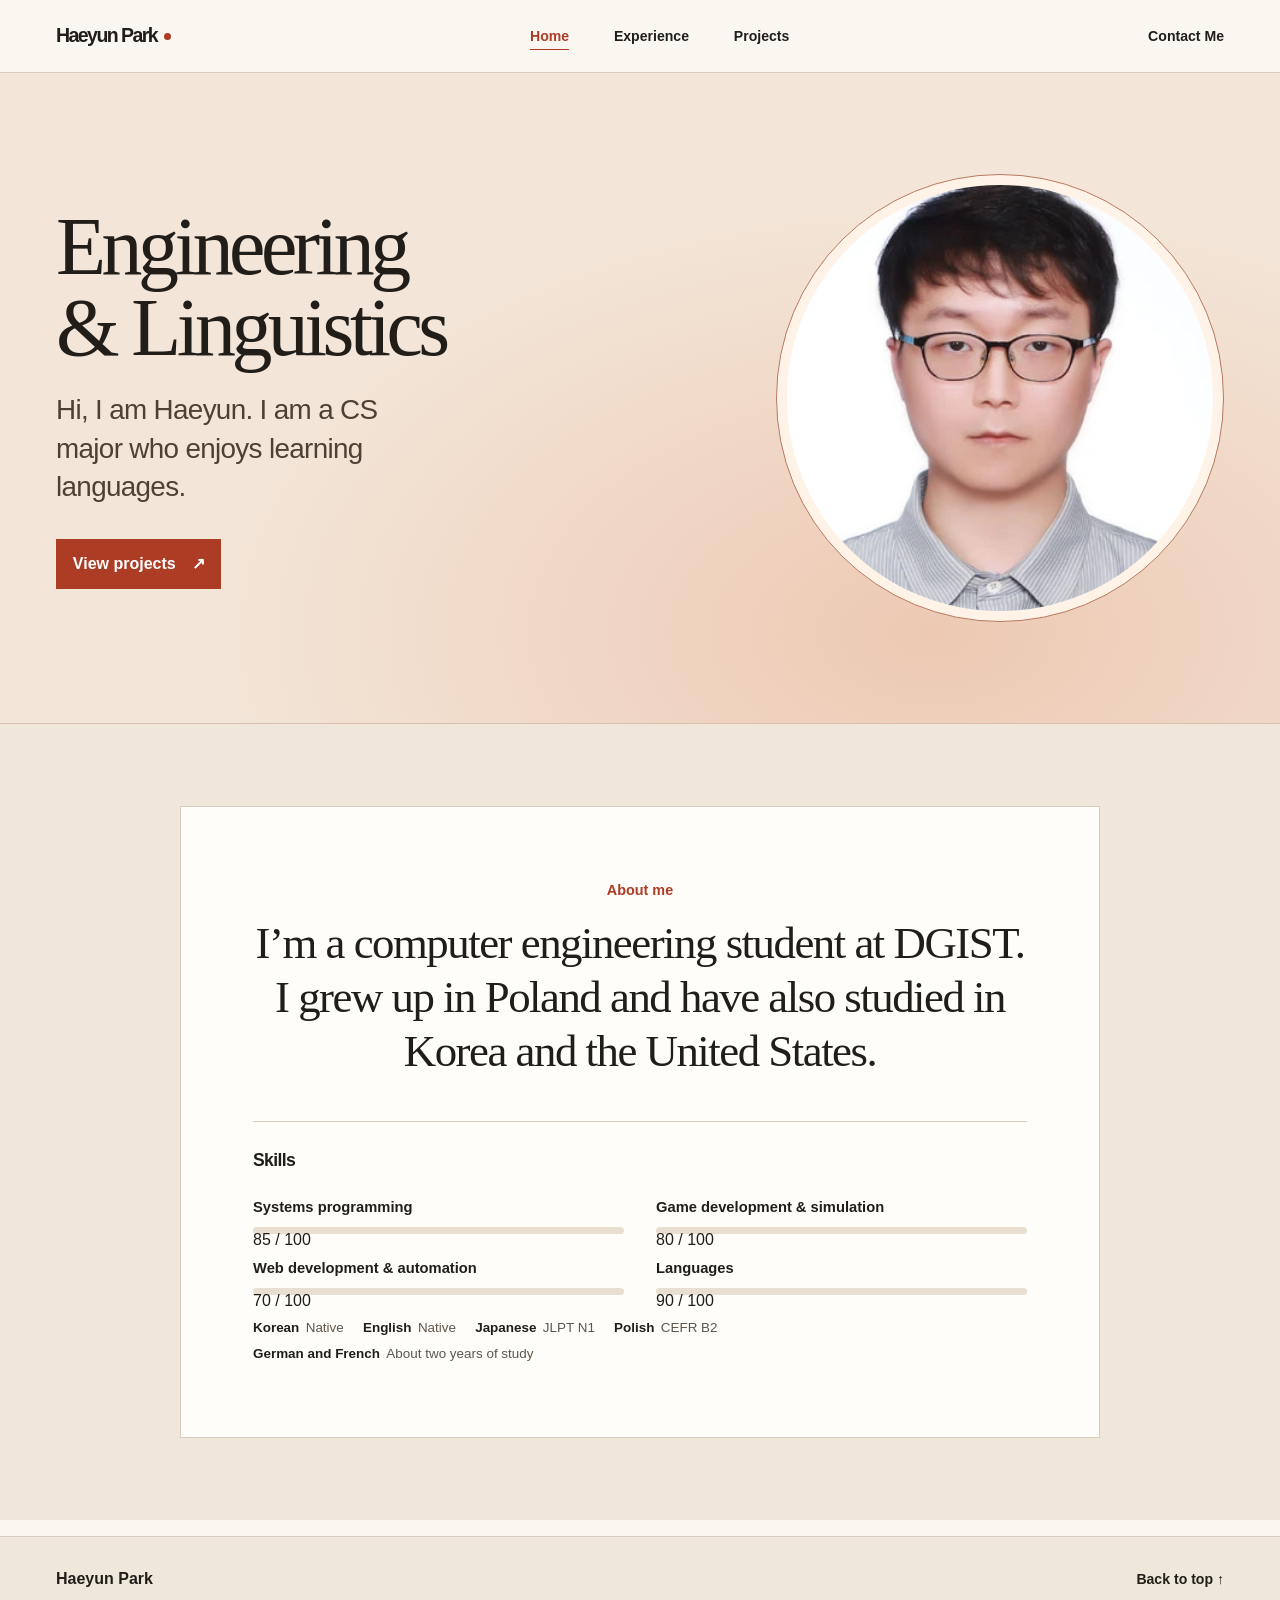
<file: index.html>
<!doctype html>
<html lang="en">
<head>
  <meta charset="utf-8">
  <meta name="viewport" content="width=device-width, initial-scale=1">
  <meta name="description" content="Haeyun Park’s experience, education, and software projects">
  <meta name="theme-color" content="#faf7f1">
  <link rel="icon" href="./assets/favicon.png" type="image/png">
  <link rel="stylesheet" href="./assets/style.css?v=4">
  <title>Haeyun Park | Home</title>
</head>
<body id="top">
  <a class="skip-link" href="#main">Skip to content</a>
  <header class="site-header">
    <div class="wrap header-inner">
      <a class="brand" href="./index.html">Haeyun Park<span aria-hidden="true"></span></a>
      <nav class="main-nav" aria-label="Main navigation">
        <a href="./index.html" aria-current="page">Home</a>
        <a href="./experience.html">Experience</a>
        <a href="./portfolio.html">Projects</a>
      </nav>
      <a class="external" href="mailto:levicorpus02@gmail.com">Contact Me</a>
    </div>
  </header>
  <main id="main">
    <section class="hero" aria-labelledby="intro">
      <div class="wrap hero-inner">
        <div class="hero-copy">
          <h1 id="intro">Engineering<br>&amp; Linguistics</h1>
          <p class="hero-lead">Hi, I am Haeyun. I am a CS major who enjoys learning languages.</p>
          <a class="button" href="./portfolio.html">View projects <span aria-hidden="true">↗</span></a>
        </div>
        <figure class="hero-image">
          <img src="./assets/portrait.webp" alt="Haeyun Park" width="354" height="472" fetchpriority="high">
        </figure>
      </div>
    </section>

    <section class="profile-section" id="profile" aria-labelledby="profile-heading">
      <div class="wrap profile-panel">
        <h2 id="profile-heading">About me</h2>
        <p class="profile-lead">I’m a computer engineering student at DGIST. I grew up in Poland and have also studied in Korea and the United States.</p>
        <div class="profile-skills" id="skills">
          <h3>Skills</h3>
          <div class="skill-breakdown">
            <div class="skill-meter">
              <label for="skill-systems">Systems programming</label>
              <meter id="skill-systems" min="0" max="100" value="85">85 / 100</meter>
            </div>
            <div class="skill-meter">
              <label for="skill-games">Game development &amp; simulation</label>
              <meter id="skill-games" min="0" max="100" value="80">80 / 100</meter>
            </div>
            <div class="skill-meter">
              <label for="skill-web">Web development &amp; automation</label>
              <meter id="skill-web" min="0" max="100" value="70">70 / 100</meter>
            </div>
            <div class="skill-meter">
              <label for="skill-languages">Languages</label>
              <meter id="skill-languages" min="0" max="100" value="90">90 / 100</meter>
            </div>
          </div>
          <dl class="language" aria-label="Language proficiency and study">
            <div><dt>Korean</dt><dd>Native</dd></div>
            <div><dt>English</dt><dd>Native</dd></div>
            <div><dt>Japanese</dt><dd>JLPT N1</dd></div>
            <div><dt>Polish</dt><dd>CEFR B2</dd></div>
            <div class="language-study"><dt>German and French</dt><dd>About two years of study</dd></div>
          </dl>
        </div>
      </div>
    </section>

  </main>
  <footer class="site-footer">
    <div class="wrap footer-inner">
      <span>Haeyun Park</span>
      <a href="#top">Back to top <span aria-hidden="true">↑</span></a>
    </div>
  </footer>
</body>
</html>
</file>
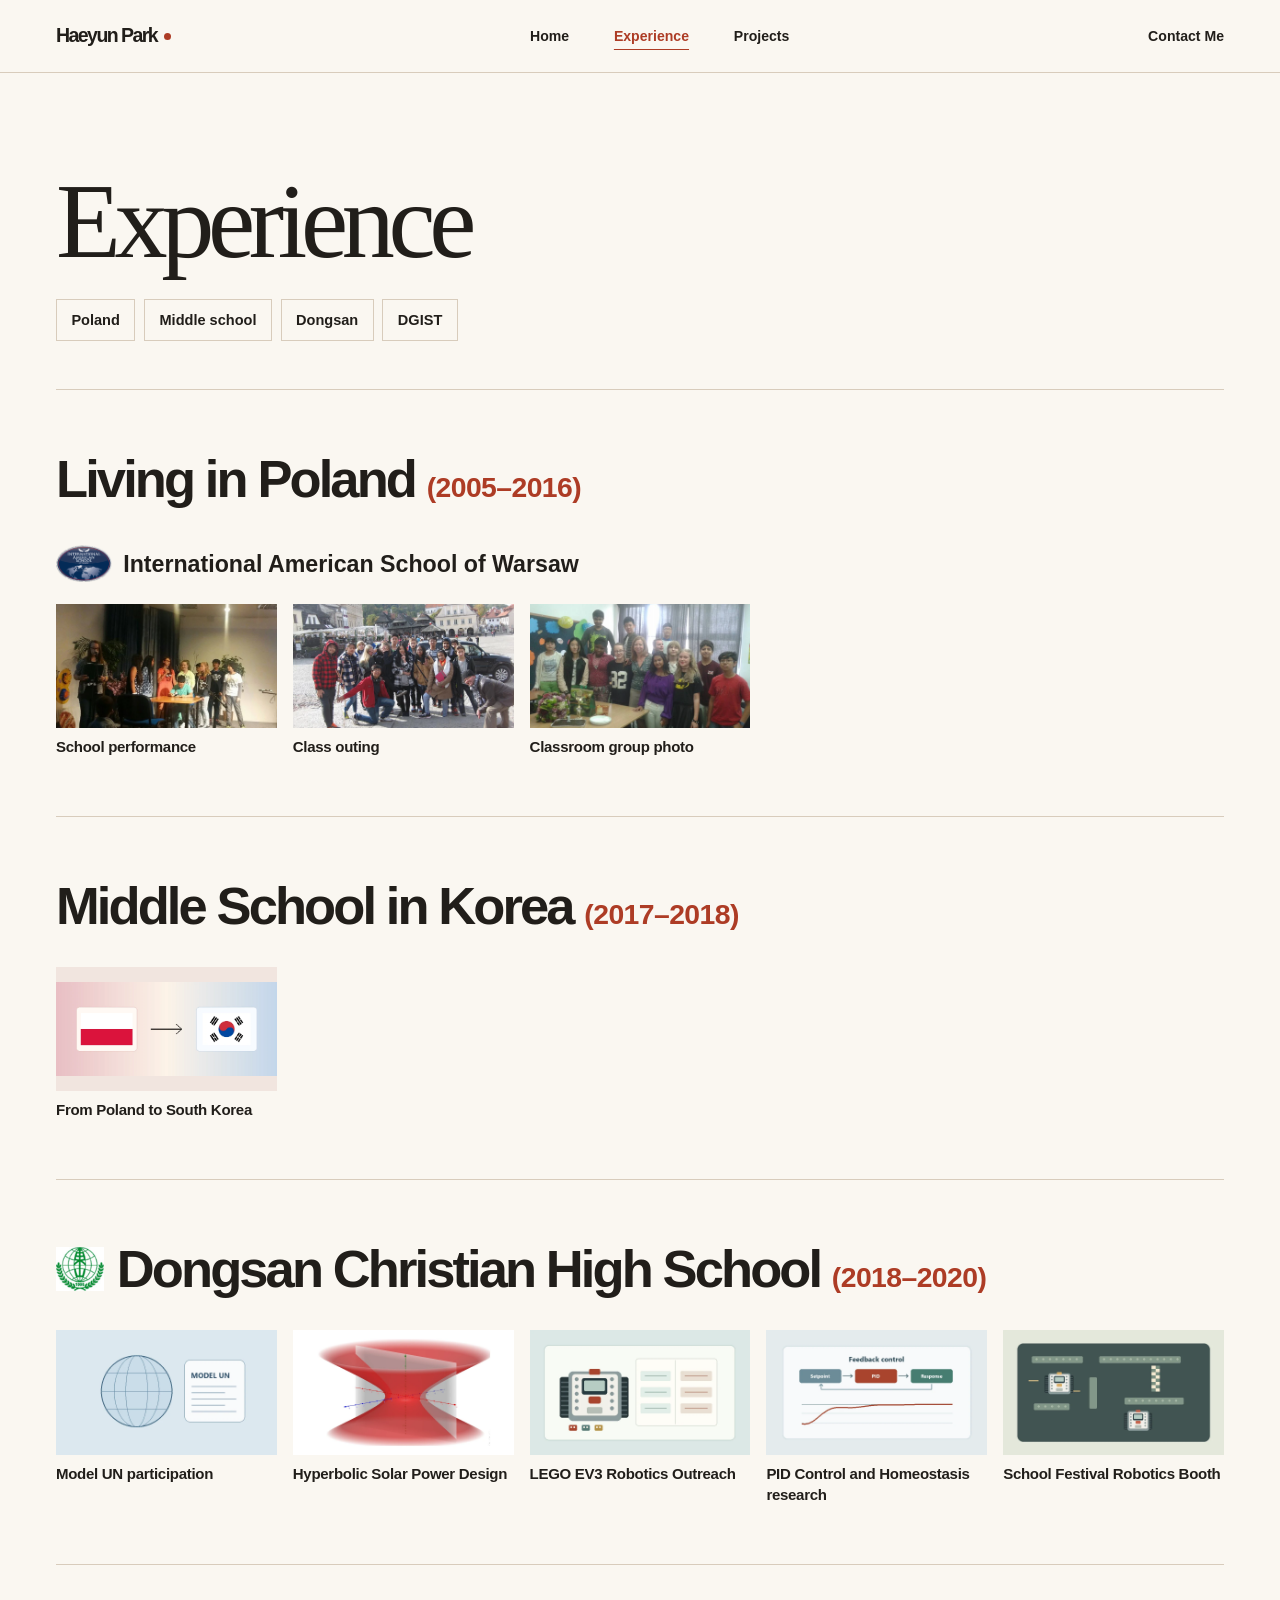
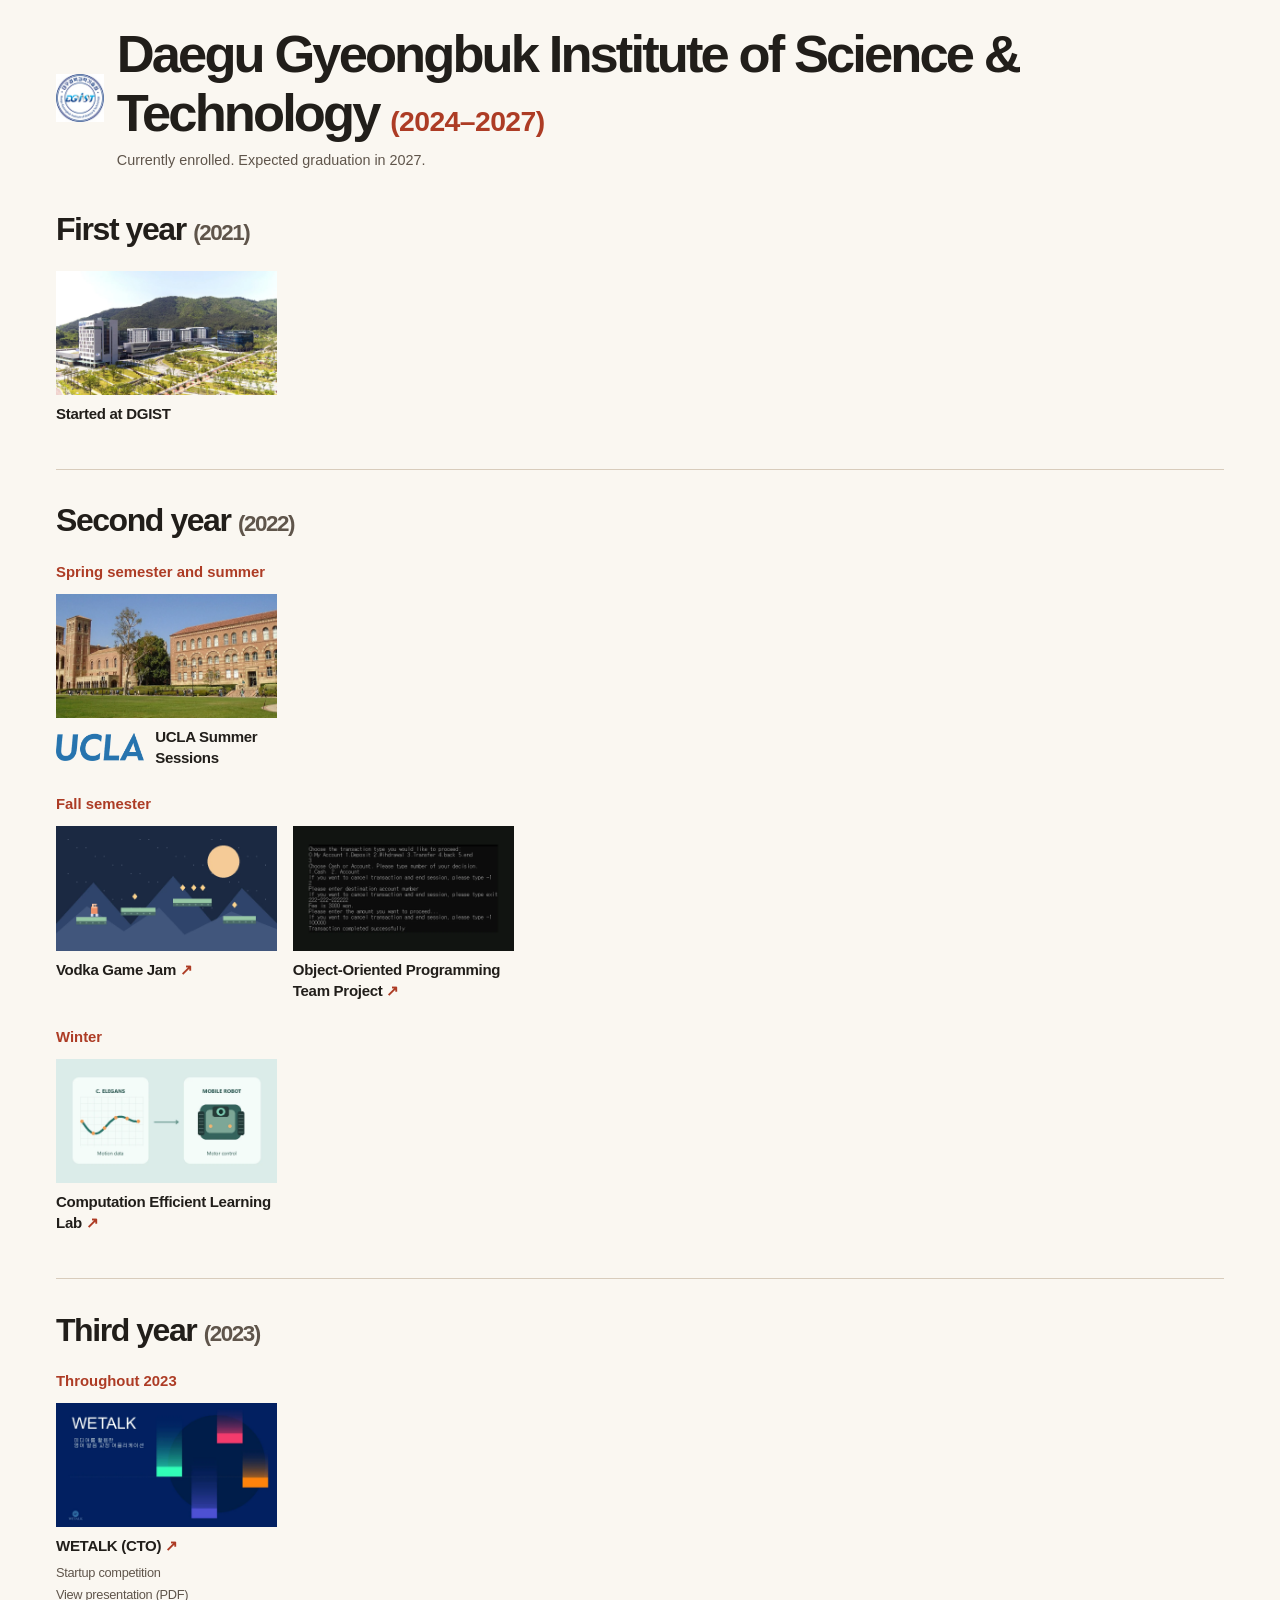
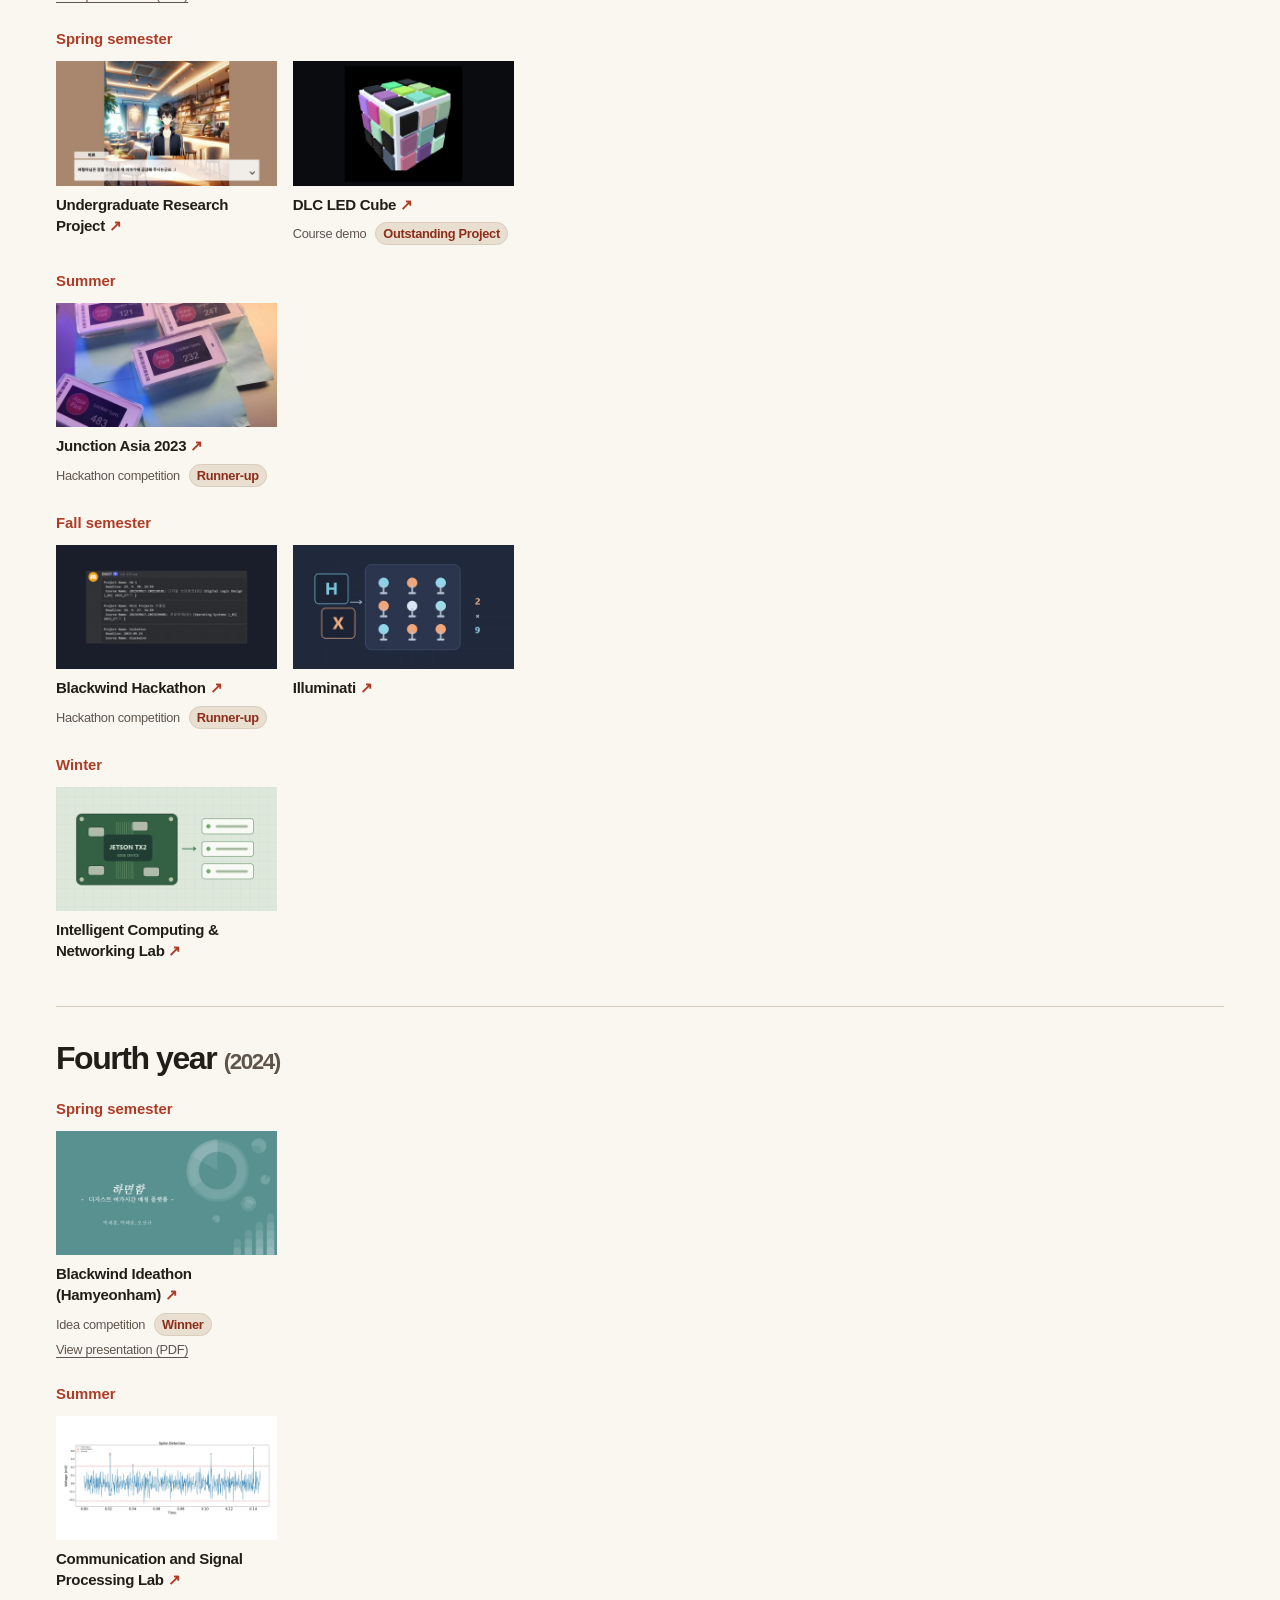
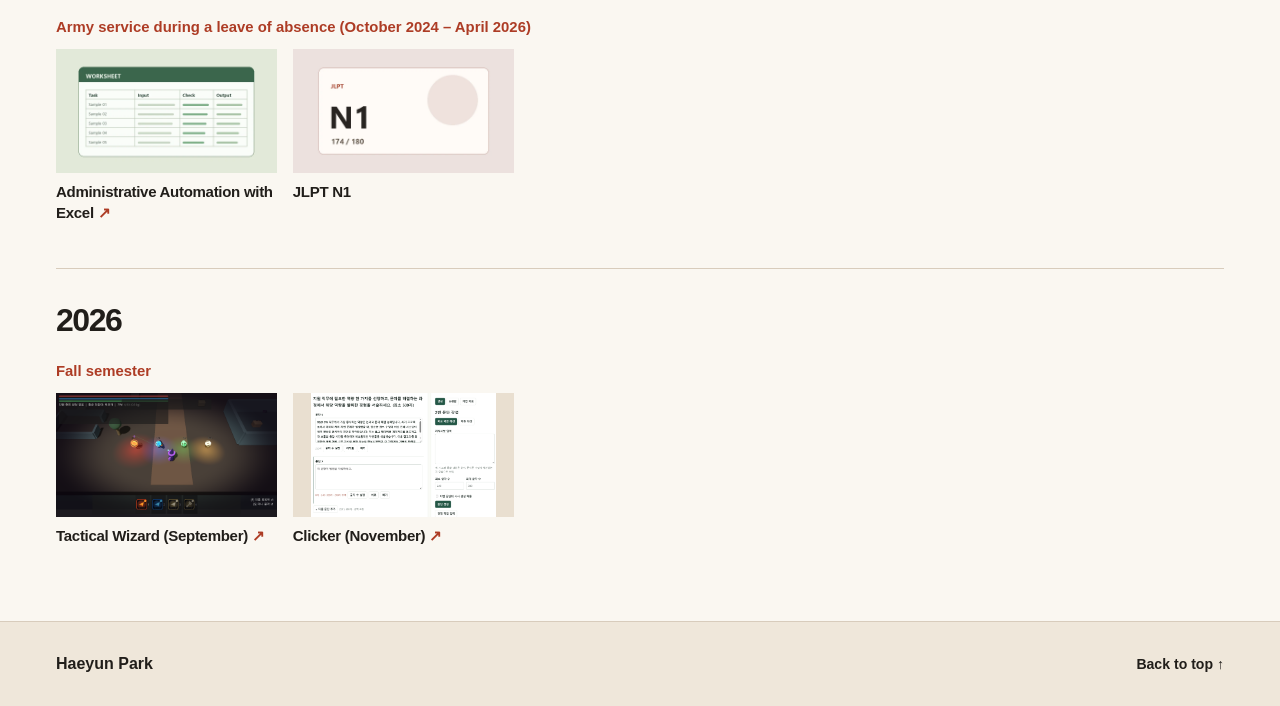
<file: experience.html>
<!doctype html>
<html lang="en">
<head>
  <meta charset="utf-8">
  <meta name="viewport" content="width=device-width, initial-scale=1">
  <meta name="description" content="Haeyun Park’s school activities, university projects, and military service">
  <meta name="theme-color" content="#faf7f1">
  <link rel="icon" href="./assets/favicon.png" type="image/png">
  <link rel="stylesheet" href="./assets/style.css?v=7">
  <link rel="stylesheet" href="./assets/experience.css?v=6">
  <title>Experience | Haeyun Park</title>
</head>
<body id="top">
  <a class="skip-link" href="#main">Skip to content</a>
  <header class="site-header">
    <div class="wrap header-inner">
      <a class="brand" href="./index.html">Haeyun Park<span aria-hidden="true"></span></a>
      <nav class="main-nav" aria-label="Main navigation">
        <a href="./index.html">Home</a>
        <a href="./experience.html" aria-current="page">Experience</a>
        <a href="./portfolio.html">Projects</a>
      </nav>
      <a class="external" href="mailto:levicorpus02@gmail.com">Contact Me</a>
    </div>
  </header>
  <main id="main" class="wrap experience">
    <div class="page-intro">
      <h1>Experience</h1>
      <nav class="year-nav" aria-label="Experience sections">
        <a href="#year-2005">Poland</a>
        <a href="#year-2017">Middle school</a>
        <a href="#year-2018">Dongsan</a>
        <a href="#year-2021">DGIST</a>
      </nav>
    </div>

    <section class="experience-chapter" id="year-2005" aria-labelledby="year-2005-title">
      <header class="chapter-heading">
        <h2 id="year-2005-title">Living in Poland <span class="chapter-period">(2005–2016)</span></h2>
      </header>

      <div class="school-heading">
        <img class="school-logo" src="./assets/experience/school-ias.webp" width="56" height="48" alt="" loading="lazy">
        <h3>International American School of Warsaw</h3>
      </div>
      <div class="activity-gallery">
        <figure class="experience-tile">
          <img src="./assets/experience/ias-performance.webp" width="960" height="720" alt="IAS students performing on stage">
          <figcaption><strong>School performance</strong></figcaption>
        </figure>
        <figure class="experience-tile">
          <img src="./assets/experience/ias-outing.webp" width="960" height="720" alt="IAS classmates posing together in a town square">
          <figcaption><strong>Class outing</strong></figcaption>
        </figure>
        <figure class="experience-tile">
          <img src="./assets/experience/ias-classmates.webp" width="960" height="720" alt="IAS classmates posing together in a classroom">
          <figcaption><strong>Classroom group photo</strong></figcaption>
        </figure>
      </div>
    </section>

    <section class="experience-chapter" id="year-2017" aria-labelledby="year-2017-title">
      <header class="chapter-heading">
        <h2 id="year-2017-title">Middle School in Korea <span class="chapter-period">(2017–2018)</span></h2>
      </header>

      <div class="activity-gallery">
        <figure class="experience-tile">
          <img class="flag-transition" src="./assets/experience/transition.webp" width="1200" height="510" alt="The Polish flag and South Korean flag connected by an arrow" loading="lazy">
          <figcaption><strong>From Poland to South Korea</strong></figcaption>
        </figure>
      </div>
    </section>

    <section class="experience-chapter" id="year-2018" aria-labelledby="year-2018-title">
      <header class="chapter-heading">
        <img class="school-logo" src="./assets/experience/school-dongsan.webp" width="48" height="48" alt="" loading="lazy">
        <h2 id="year-2018-title">Dongsan Christian High School <span class="chapter-period">(2018–2020)</span></h2>
      </header>

      <div class="activity-gallery">
        <figure class="experience-tile">
          <img src="./assets/experience/model-un.webp" width="960" height="540" alt="Illustration of a globe and Model UN briefing notes" loading="lazy">
          <figcaption><strong>Model UN participation</strong></figcaption>
        </figure>
        <figure class="experience-tile" id="year-2019">
          <img src="./assets/experience/optics.webp" width="960" height="540" alt="A 3D model of the hyperbolic reflector from the school research report" loading="lazy">
          <figcaption><strong>Hyperbolic Solar Power Design</strong></figcaption>
        </figure>
        <figure class="experience-tile">
          <img src="./assets/experience/robotics-outreach.webp" width="960" height="540" alt="Illustration of an educational robot and a building guide" loading="lazy">
          <figcaption><strong>LEGO EV3 Robotics Outreach</strong></figcaption>
        </figure>
        <figure class="experience-tile">
          <img src="./assets/experience/pid-homeostasis.webp" width="960" height="540" alt="Illustrative PID feedback loop and response curve" loading="lazy">
          <figcaption><strong>PID Control and Homeostasis research</strong></figcaption>
        </figure>
        <figure class="experience-tile">
          <img src="./assets/experience/robotics-festival.webp" width="960" height="540" alt="Illustration of two robots navigating a school festival game course" loading="lazy">
          <figcaption><strong>School Festival Robotics Booth</strong></figcaption>
        </figure>
      </div>
    </section>

    <section class="experience-chapter" id="year-2021" aria-labelledby="year-2021-title">
      <header class="chapter-heading">
        <img class="school-logo" src="./assets/experience/school-dgist.webp" width="48" height="48" alt="" loading="lazy">
        <div class="chapter-heading-text">
          <h2 id="year-2021-title">Daegu Gyeongbuk Institute of Science &amp; Technology <span class="chapter-period">(2024–2027)</span></h2>
          <p class="chapter-status">Currently enrolled. Expected graduation in 2027.</p>
        </div>
      </header>

      <section class="study-year">
        <h3>First year <span>(2021)</span></h3>
        <div class="activity-gallery">
          <figure class="experience-tile">
            <img src="./assets/experience/dgist.webp" width="960" height="540" alt="DGIST academic buildings at the Daegu campus" loading="lazy">
            <figcaption>
              <strong>Started at DGIST</strong>
            </figcaption>
          </figure>
        </div>
      </section>

      <section class="study-year" id="year-2022">
        <h3>Second year <span>(2022)</span></h3>
        <section class="term">
          <h4>Spring semester and summer</h4>
          <div class="activity-gallery">
          <figure class="experience-tile">
            <img src="./assets/experience/ucla.webp" width="960" height="540" alt="Royce Hall and Haines Hall on the UCLA campus" loading="lazy">
            <figcaption>
              <strong class="school-title"><img class="school-logo" src="./assets/experience/school-ucla.webp" width="88" height="35" alt="" loading="lazy">UCLA Summer Sessions</strong>
            </figcaption>
          </figure>
        </div>
        </section>
        <section class="term">
          <h4>Fall semester</h4>
          <div class="activity-gallery">
          <figure class="experience-tile">
            <img src="./assets/projects/gamejam.webp" width="960" height="540" alt="Illustration of a platform game" loading="lazy">
            <figcaption>
              <strong><a class="experience-project-link" href="./portfolio.html#gamejam">Vodka Game Jam <span aria-hidden="true">↗</span></a></strong>
            </figcaption>
          </figure>
          <figure class="experience-tile">
            <img src="./assets/experience/oop.webp" width="960" height="540" alt="ATM simulator console showing a completed transfer" loading="lazy">
            <figcaption>
              <strong><a class="experience-project-link" href="./portfolio.html#atm">Object-Oriented Programming Team Project <span aria-hidden="true">↗</span></a></strong>
            </figcaption>
          </figure>
        </div>
        </section>
        <section class="term">
          <h4>Winter</h4>
          <div class="activity-gallery">
          <figure class="experience-tile">
            <img src="./assets/projects/robot.webp" width="960" height="540" alt="Diagram of worm motion data translated into motor control" loading="lazy">
            <figcaption>
              <strong><a class="experience-project-link" href="./portfolio.html#robot">Computation Efficient Learning Lab <span aria-hidden="true">↗</span></a></strong>
            </figcaption>
          </figure>
        </div>
        </section>
      </section>

      <section class="study-year" id="year-2023">
        <h3>Third year <span>(2023)</span></h3>
        <section class="term" id="wetalk-experience">
          <h4>Throughout 2023</h4>
          <div class="activity-gallery">
            <figure class="experience-tile">
              <img src="./assets/projects/wetalk.webp" width="960" height="540" alt="WETALK presentation cover for an English pronunciation app" loading="lazy">
              <figcaption>
                <strong><a class="experience-project-link" href="./portfolio.html#wetalk">WETALK (CTO) <span aria-hidden="true">↗</span></a></strong>
                <div class="event-details">
                  <span>Startup competition</span>
                  <a class="experience-document-link" href="./assets/reports/wetalk-presentation.pdf" target="_blank" rel="noopener">View presentation (PDF)</a>
                </div>
              </figcaption>
            </figure>
          </div>
        </section>
        <section class="term">
          <h4>Spring semester</h4>
          <div class="activity-gallery">
          <figure class="experience-tile">
            <img src="./assets/projects/emotion.webp" width="960" height="540" alt="Original Unity game screen with a character in a café" loading="lazy">
            <figcaption>
              <strong><a class="experience-project-link" href="./portfolio.html#emotion">Undergraduate Research Project <span aria-hidden="true">↗</span></a></strong>
            </figcaption>
          </figure>
          <figure class="experience-tile">
            <img src="./assets/projects/led.webp" width="960" height="540" alt="Project render of the DLC LED Cube" loading="lazy">
            <figcaption>
              <strong><a class="experience-project-link" href="./portfolio.html#led">DLC LED Cube <span aria-hidden="true">↗</span></a></strong>
              <div class="event-details">
                <span>Course demo</span>
                <strong class="event-award">Outstanding Project</strong>
              </div>
            </figcaption>
          </figure>
        </div>
        </section>
        <section class="term">
          <h4>Summer</h4>
          <div class="activity-gallery">
          <figure class="experience-tile">
            <img src="./assets/projects/junction.webp" width="960" height="540" alt="Water park smart-key prototypes displaying locker numbers" loading="lazy">
            <figcaption>
              <strong><a class="experience-project-link" href="./portfolio.html#junction">Junction Asia 2023 <span aria-hidden="true">↗</span></a></strong>
              <div class="event-details">
                <span>Hackathon competition</span>
                <strong class="event-award">Runner-up</strong>
              </div>
            </figcaption>
          </figure>
        </div>
        </section>
        <section class="term">
          <h4>Fall semester</h4>
          <div class="activity-gallery">
          <figure class="experience-tile">
            <img src="./assets/projects/campus.webp" width="960" height="540" alt="Discord assistant displaying an assignment list" loading="lazy">
            <figcaption>
              <strong><a class="experience-project-link" href="./portfolio.html#campus">Blackwind Hackathon <span aria-hidden="true">↗</span></a></strong>
              <div class="event-details">
                <span>Hackathon competition</span>
                <strong class="event-award">Runner-up</strong>
              </div>
            </figcaption>
          </figure>
          <figure class="experience-tile">
            <img src="./assets/projects/illuminati.webp" width="960" height="540" alt="Illustration of quantum gate cards and streetlights" loading="lazy">
            <figcaption>
              <strong><a class="experience-project-link" href="./portfolio.html#illuminati">Illuminati <span aria-hidden="true">↗</span></a></strong>
            </figcaption>
          </figure>
        </div>
        </section>
        <section class="term">
          <h4>Winter</h4>
          <div class="activity-gallery">
          <figure class="experience-tile">
            <img src="./assets/projects/jetson.webp" width="960" height="540" alt="Illustration of a Jetson TX2 and an edge computing environment" loading="lazy">
            <figcaption>
              <strong><a class="experience-project-link" href="./portfolio.html#jetson">Intelligent Computing &amp; Networking Lab <span aria-hidden="true">↗</span></a></strong>
            </figcaption>
          </figure>
        </div>
        </section>
      </section>

      <section class="study-year" id="year-2024">
        <h3>Fourth year <span>(2024)</span></h3>
        <section class="term">
          <h4>Spring semester</h4>
          <div class="activity-gallery">
          <figure class="experience-tile">
            <img src="./assets/projects/hamyeonham.webp" width="960" height="540" alt="Hamyeonham presentation cover for the DGIST campus activity matching platform" loading="lazy">
            <figcaption>
              <strong><a class="experience-project-link" href="./portfolio.html#delivery">Blackwind Ideathon (Hamyeonham) <span aria-hidden="true">↗</span></a></strong>
              <div class="event-details">
                <span>Idea competition</span>
                <strong class="event-award">Winner</strong>
                <a class="experience-document-link" href="./assets/reports/hamyeonham-presentation.pdf" target="_blank" rel="noopener">View presentation (PDF)</a>
              </div>
            </figcaption>
          </figure>
        </div>
        </section>
        <section class="term">
          <h4>Summer</h4>
          <div class="activity-gallery">
          <figure class="experience-tile">
            <img src="./assets/experience/spike.webp" width="960" height="540" alt="Graph from the internship presentation showing spike detection" loading="lazy">
            <figcaption>
              <strong><a class="experience-project-link" href="./portfolio.html#spike">Communication and Signal Processing Lab <span aria-hidden="true">↗</span></a></strong>
            </figcaption>
          </figure>
        </div>
        </section>
        <section class="term" id="military" aria-labelledby="military-title">
          <h4 id="military-title">Army service during a leave of absence (<time datetime="2024-10">October 2024</time> – <time datetime="2026-04">April 2026</time>)</h4>
          <div class="activity-gallery">
            <figure class="experience-tile">
              <img src="./assets/projects/excel.webp" width="960" height="540" alt="Illustrative Excel worksheet with sample data" loading="lazy">
              <figcaption>
                <strong><a class="experience-project-link" href="./portfolio.html#excel">Administrative Automation with Excel <span aria-hidden="true">↗</span></a></strong>
              </figcaption>
            </figure>
            <figure class="experience-tile" id="year-2025">
              <img src="./assets/experience/jlpt.webp" width="960" height="540" alt="Graphic showing JLPT N1 and a score of 174 out of 180" loading="lazy">
              <figcaption>
                <strong>JLPT N1</strong>
              </figcaption>
            </figure>
          </div>
        </section>
      </section>

      <section class="study-year" id="year-2026" aria-labelledby="study-2026-title">
        <h3 id="study-2026-title">2026</h3>
        <section class="term" aria-labelledby="fall-2026-title">
          <h4 id="fall-2026-title">Fall semester</h4>
          <div class="activity-gallery">
            <figure class="experience-tile">
              <img src="./assets/projects/tactical-wizard.png" width="1280" height="720" alt="A wizard aiming a spell in Tactical Wizard" loading="lazy">
              <figcaption>
                <strong><a class="experience-project-link" href="./portfolio.html#tactical-wizard">Tactical Wizard (<time datetime="2026-09">September</time>) <span aria-hidden="true">↗</span></a></strong>
              </figcaption>
            </figure>
            <figure class="experience-tile">
              <img class="clicker-screenshot" src="./assets/projects/clicker-rag.png" width="1255" height="842" alt="Clicker’s paragraph editor and generation controls" loading="lazy">
              <figcaption>
                <strong><a class="experience-project-link" href="./portfolio.html#clicker-rag">Clicker (<time datetime="2026-11">November</time>) <span aria-hidden="true">↗</span></a></strong>
              </figcaption>
            </figure>
          </div>
        </section>
      </section>
    </section>
  </main>
  <footer class="site-footer">
    <div class="wrap footer-inner">
      <span>Haeyun Park</span>
      <a href="#top">Back to top <span aria-hidden="true">↑</span></a>
    </div>
  </footer>
</body>
</html>
</file>
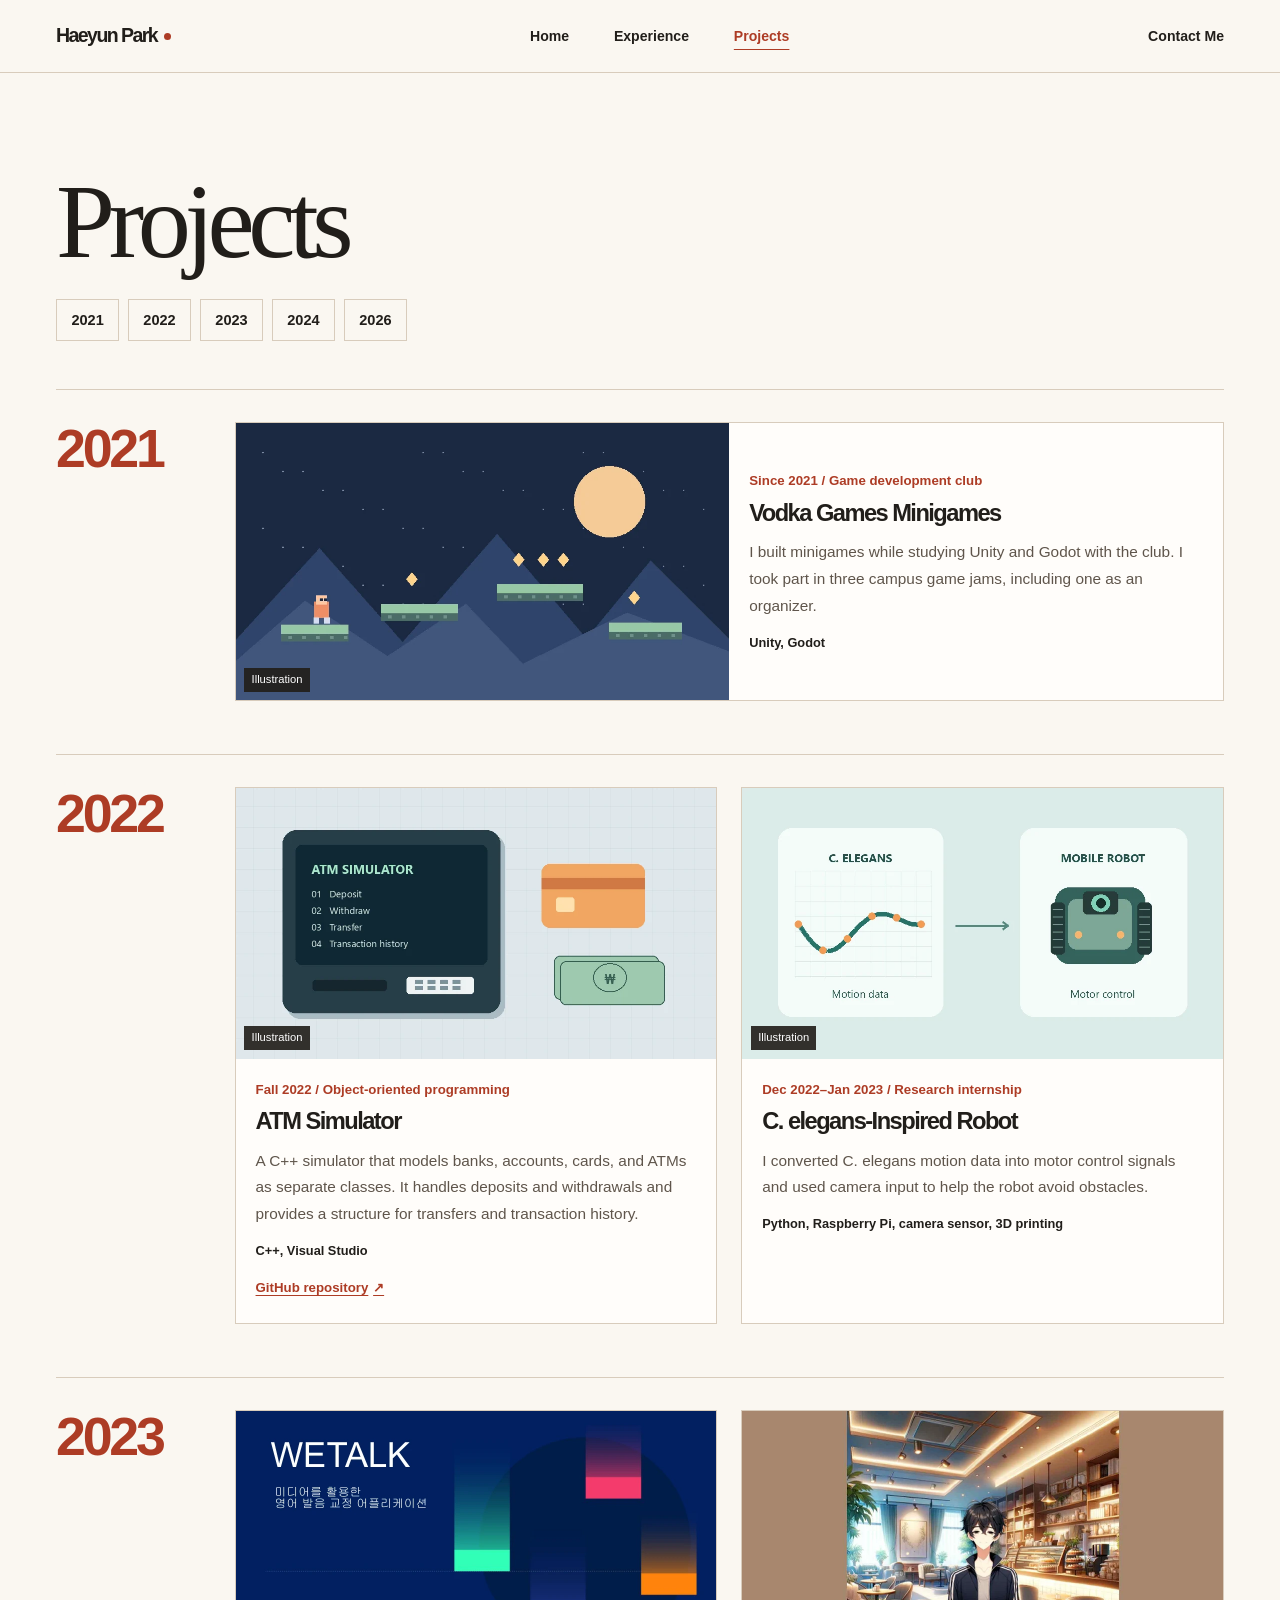
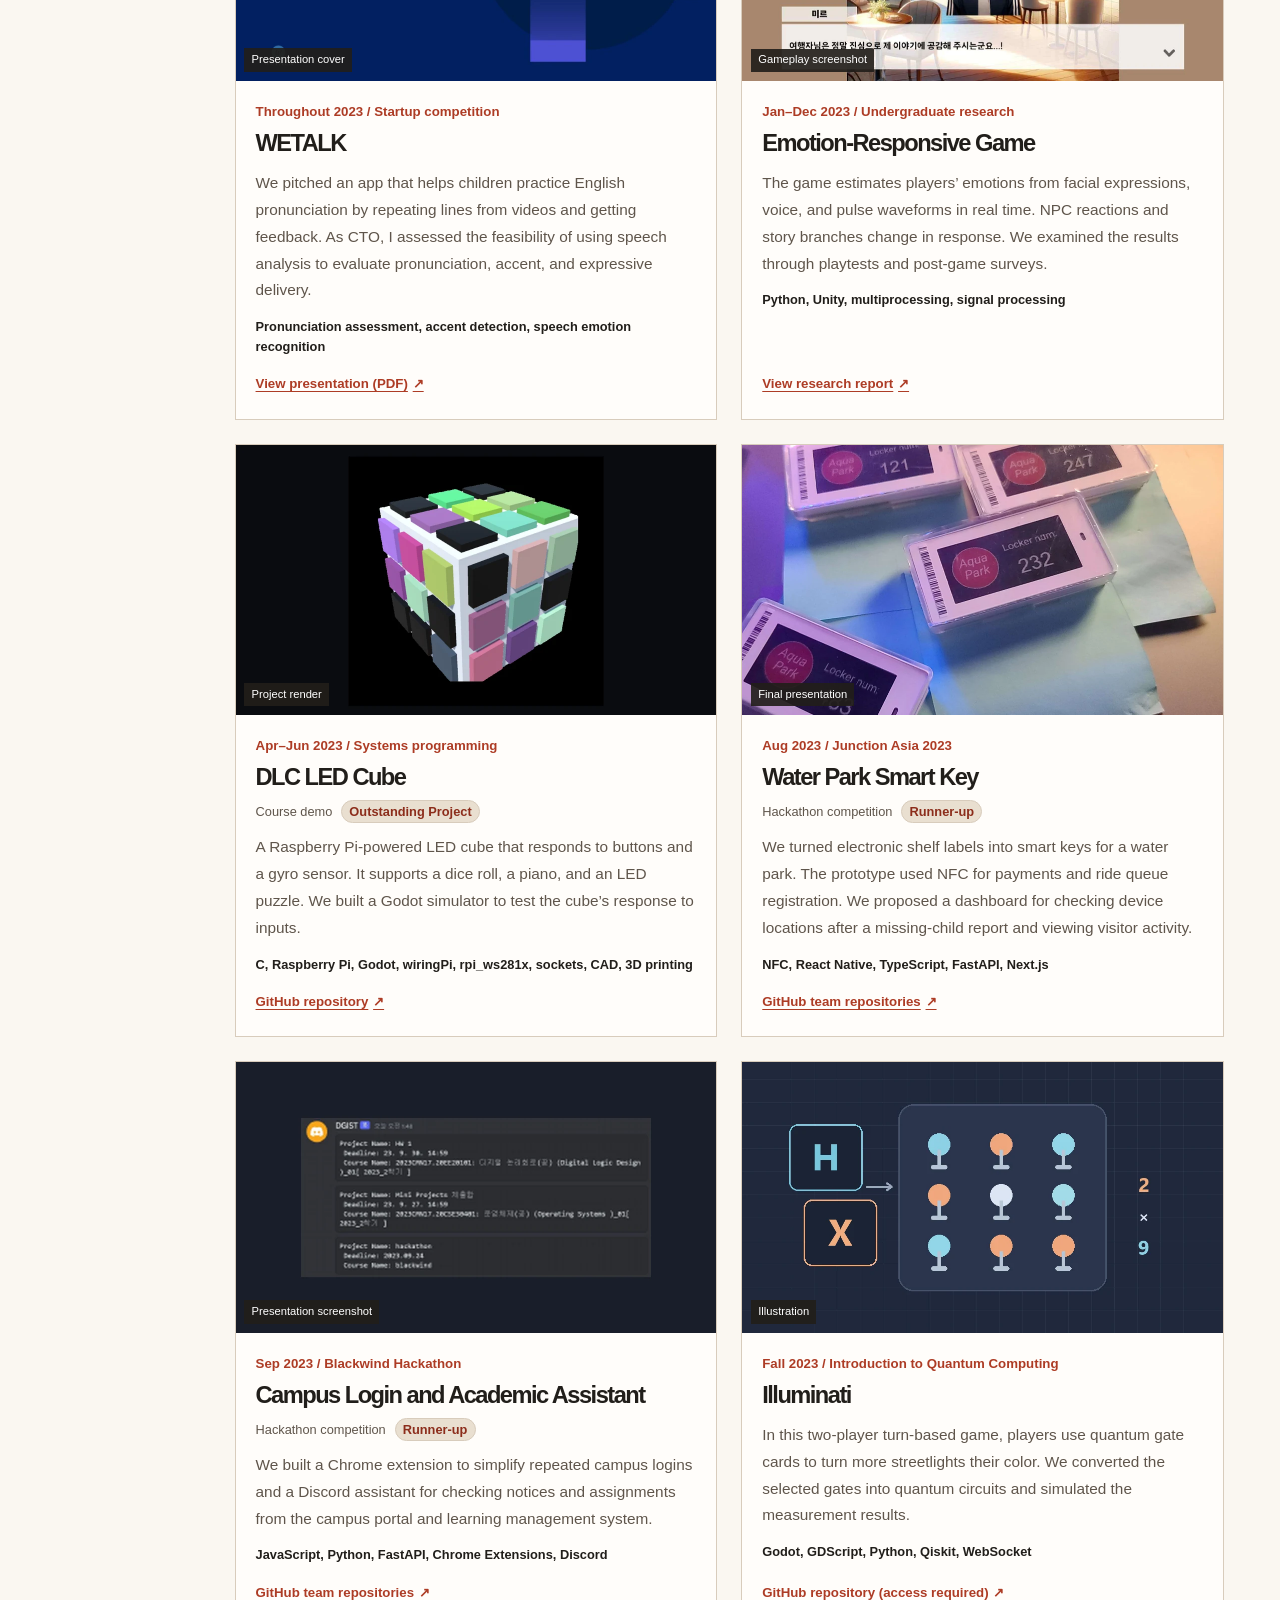
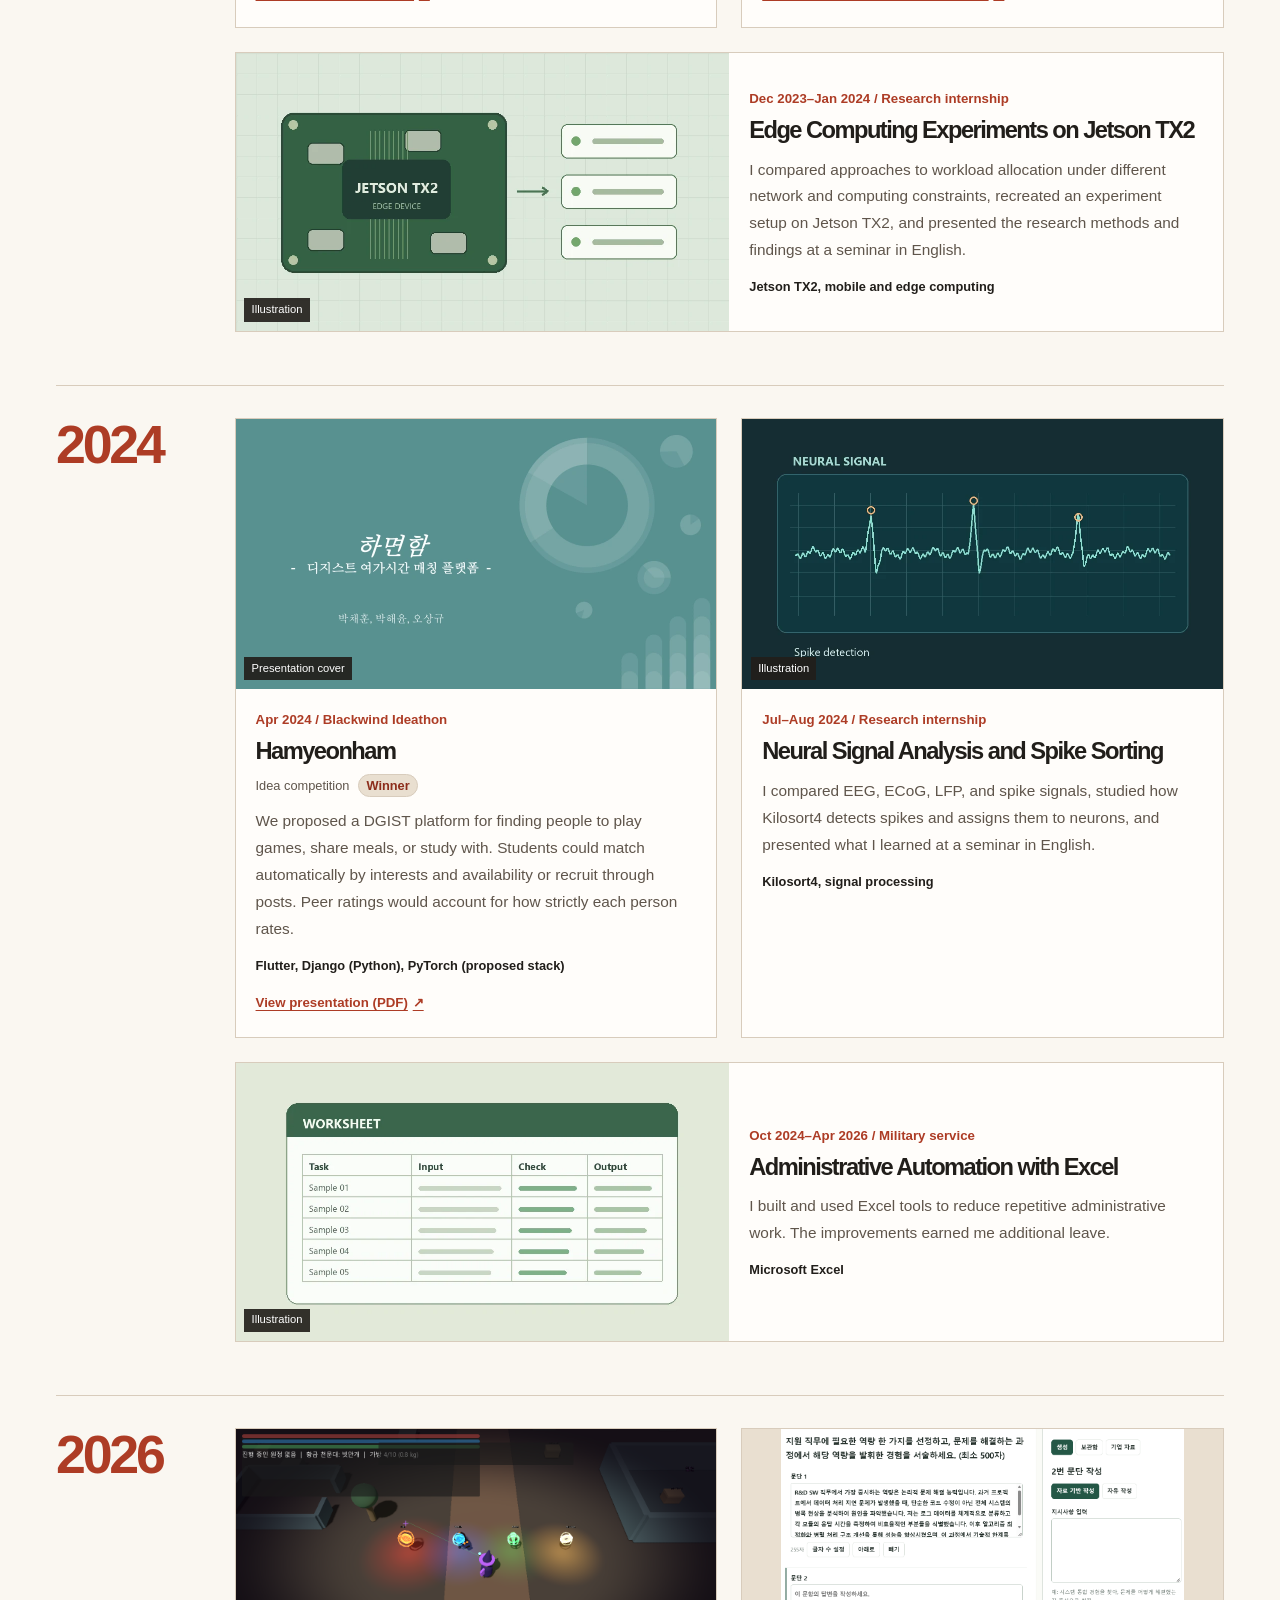
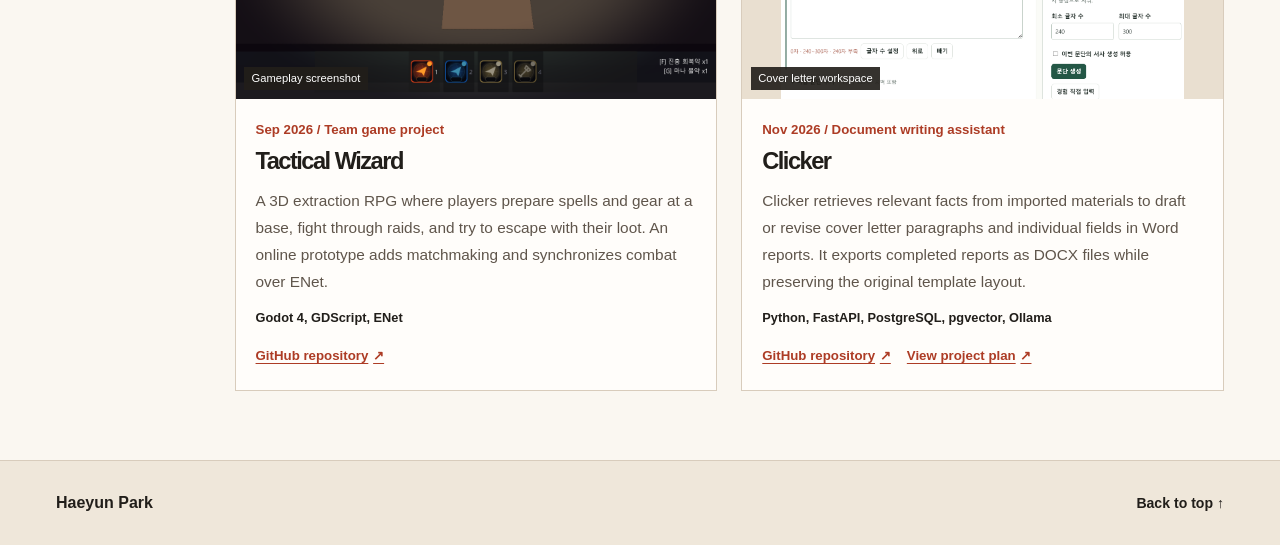
<file: portfolio.html>
<!doctype html>
<html lang="en">
<head>
  <meta charset="utf-8">
  <meta name="viewport" content="width=device-width, initial-scale=1">
  <meta name="description" content="Haeyun Park’s coursework, research, and hackathon projects in chronological order">
  <meta name="theme-color" content="#faf7f1">
  <link rel="icon" href="./assets/favicon.png" type="image/png">
  <link rel="stylesheet" href="./assets/style.css?v=7">
  <title>Projects | Haeyun Park</title>
</head>
<body id="top">
  <a class="skip-link" href="#main">Skip to content</a>
  <header class="site-header">
    <div class="wrap header-inner">
      <a class="brand" href="./index.html">Haeyun Park<span aria-hidden="true"></span></a>
      <nav class="main-nav" aria-label="Main navigation">
        <a href="./index.html">Home</a>
        <a href="./experience.html">Experience</a>
        <a href="./portfolio.html" aria-current="page">Projects</a>
      </nav>
      <a class="external" href="mailto:levicorpus02@gmail.com">Contact Me</a>
    </div>
  </header>
  <main id="main" class="wrap">
    <section class="page-intro" aria-labelledby="portfolio-heading">
      <h1 id="portfolio-heading">Projects</h1>
      <nav class="year-nav" aria-label="Project years">
        <a href="#year-2021">2021</a>
        <a href="#year-2022">2022</a>
        <a href="#year-2023">2023</a>
        <a href="#year-2024">2024</a>
        <a href="#year-2026">2026</a>
      </nav>
    </section>
    <section class="year" id="year-2021" aria-labelledby="heading-2021">
      <h2 id="heading-2021">2021</h2>
      <div class="projects">
          <article class="project" id="gamejam">
            <figure>
              <img src="./assets/projects/gamejam.webp" width="960" height="540" loading="lazy" alt="Illustration of a platform game scene">
              <figcaption>Illustration</figcaption>
            </figure>
            <div class="project-body">
              <p class="project-date">Since 2021 / Game development club</p>
              <h3>Vodka Games Minigames</h3>
              <p class="project-desc">I built minigames while studying Unity and Godot with the club. I took part in three campus game jams, including one as an organizer.</p>
              <p class="project-tech">Unity, Godot</p>
            </div>
          </article>
      </div>
    </section>
    <section class="year" id="year-2022" aria-labelledby="heading-2022">
      <h2 id="heading-2022">2022</h2>
      <div class="projects">
          <article class="project" id="atm">
            <figure>
              <img src="./assets/projects/atm.webp" width="960" height="540" loading="lazy" alt="Illustration of an ATM menu, card, and cash">
              <figcaption>Illustration</figcaption>
            </figure>
            <div class="project-body">
              <p class="project-date">Fall 2022 / Object-oriented programming</p>
              <h3>ATM Simulator</h3>
              <p class="project-desc">A C++ simulator that models banks, accounts, cards, and ATMs as separate classes. It handles deposits and withdrawals and provides a structure for transfers and transaction history.</p>
              <p class="project-tech">C++, Visual Studio</p>
              <a class="project-link" href="https://github.com/levicorp-us/OOP_ATM">GitHub repository <span aria-hidden="true">↗</span></a>
            </div>
          </article>
          <article class="project" id="robot">
            <figure>
              <img src="./assets/projects/robot.webp" width="960" height="540" loading="lazy" alt="Diagram of worm motion data translated into motor control">
              <figcaption>Illustration</figcaption>
            </figure>
            <div class="project-body">
              <p class="project-date">Dec 2022–Jan 2023 / Research internship</p>
              <h3>C. elegans-Inspired Robot</h3>
              <p class="project-desc">I converted C. elegans motion data into motor control signals and used camera input to help the robot avoid obstacles.</p>
              <p class="project-tech">Python, Raspberry Pi, camera sensor, 3D printing</p>
            </div>
          </article>
      </div>
    </section>
    <section class="year" id="year-2023" aria-labelledby="heading-2023">
      <h2 id="heading-2023">2023</h2>
      <div class="projects">
          <article class="project" id="wetalk">
            <figure>
              <img src="./assets/projects/wetalk.webp" width="960" height="540" loading="lazy" alt="WETALK presentation cover for an English pronunciation app">
              <figcaption>Presentation cover</figcaption>
            </figure>
            <div class="project-body">
              <p class="project-date"><time datetime="2023">Throughout 2023</time> / Startup competition</p>
              <h3>WETALK</h3>
              <p class="project-desc">We pitched an app that helps children practice English pronunciation by repeating lines from videos and getting feedback. As CTO, I assessed the feasibility of using speech analysis to evaluate pronunciation, accent, and expressive delivery.</p>
              <p class="project-tech">Pronunciation assessment, accent detection, speech emotion recognition</p>
              <a class="project-link" href="./assets/reports/wetalk-presentation.pdf" target="_blank" rel="noopener">View presentation (PDF) <span aria-hidden="true">↗</span></a>
            </div>
          </article>
          <article class="project" id="emotion">
            <figure>
              <img src="./assets/projects/emotion.webp" width="960" height="540" loading="lazy" alt="Original Unity game screen with a character speaking in a café">
              <figcaption>Gameplay screenshot</figcaption>
            </figure>
            <div class="project-body">
              <p class="project-date">Jan–Dec 2023 / Undergraduate research</p>
              <h3>Emotion-Responsive Game</h3>
              <p class="project-desc">The game estimates players’ emotions from facial expressions, voice, and pulse waveforms in real time. NPC reactions and story branches change in response. We examined the results through playtests and post-game surveys.</p>
              <p class="project-tech">Python, Unity, multiprocessing, signal processing</p>
              <a class="project-link" href="./assets/reports/2023-undergraduate-research-report.pdf" target="_blank" rel="noopener">View research report <span aria-hidden="true">↗</span></a>
            </div>
          </article>
          <article class="project" id="led">
            <figure>
              <img src="./assets/projects/led.webp" width="960" height="540" loading="lazy" alt="Project render of the LED cube with colored buttons">
              <figcaption>Project render</figcaption>
            </figure>
            <div class="project-body">
              <p class="project-date">Apr–Jun 2023 / Systems programming</p>
              <h3>DLC LED Cube</h3>
              <div class="event-details">
                <span>Course demo</span>
                <strong class="event-award">Outstanding Project</strong>
              </div>
              <p class="project-desc">A Raspberry Pi-powered LED cube that responds to buttons and a gyro sensor. It supports a dice roll, a piano, and an LED puzzle. We built a Godot simulator to test the cube’s response to inputs.</p>
              <p class="project-tech">C, Raspberry Pi, Godot, wiringPi, rpi_ws281x, sockets, CAD, 3D printing</p>
              <a class="project-link" href="https://github.com/System-Programming-Project/system-programming9">GitHub repository <span aria-hidden="true">↗</span></a>
            </div>
          </article>
          <article class="project" id="junction">
            <figure>
              <img src="./assets/projects/junction.webp" width="960" height="540" loading="lazy" alt="Electronic shelf label prototypes displaying locker numbers">
              <figcaption>Final presentation</figcaption>
            </figure>
            <div class="project-body">
              <p class="project-date">Aug 2023 / Junction Asia 2023</p>
              <h3>Water Park Smart Key</h3>
              <div class="event-details">
                <span>Hackathon competition</span>
                <strong class="event-award">Runner-up</strong>
              </div>
              <p class="project-desc">We turned electronic shelf labels into smart keys for a water park. The prototype used NFC for payments and ride queue registration. We proposed a dashboard for checking device locations after a missing-child report and viewing visitor activity.</p>
              <p class="project-tech">NFC, React Native, TypeScript, FastAPI, Next.js</p>
              <a class="project-link" href="https://github.com/JunctionAsia-BlackWind-2023">GitHub team repositories <span aria-hidden="true">↗</span></a>
            </div>
          </article>
          <article class="project" id="campus">
            <figure>
              <img src="./assets/projects/campus.webp" width="960" height="540" loading="lazy" alt="The Discord assistant displaying an assignment list">
              <figcaption>Presentation screenshot</figcaption>
            </figure>
            <div class="project-body">
              <p class="project-date">Sep 2023 / Blackwind Hackathon</p>
              <h3>Campus Login and Academic Assistant</h3>
              <div class="event-details">
                <span>Hackathon competition</span>
                <strong class="event-award">Runner-up</strong>
              </div>
              <p class="project-desc">We built a Chrome extension to simplify repeated campus logins and a Discord assistant for checking notices and assignments from the campus portal and learning management system.</p>
              <p class="project-tech">JavaScript, Python, FastAPI, Chrome Extensions, Discord</p>
              <a class="project-link" href="https://github.com/Blackwind-SW-2023">GitHub team repositories <span aria-hidden="true">↗</span></a>
            </div>
          </article>
          <article class="project" id="illuminati">
            <figure>
              <img src="./assets/projects/illuminati.webp" width="960" height="540" loading="lazy" alt="Illustration of quantum gate cards and streetlights">
              <figcaption>Illustration</figcaption>
            </figure>
            <div class="project-body">
              <p class="project-date">Fall 2023 / Introduction to Quantum Computing</p>
              <h3>Illuminati</h3>
              <p class="project-desc">In this two-player turn-based game, players use quantum gate cards to turn more streetlights their color. We converted the selected gates into quantum circuits and simulated the measurement results.</p>
              <p class="project-tech">Godot, GDScript, Python, Qiskit, WebSocket</p>
              <a class="project-link" href="https://github.com/jyshin-22/Illuminati">GitHub repository (access required) <span aria-hidden="true">↗</span></a>
            </div>
          </article>
          <article class="project" id="jetson">
            <figure>
              <img src="./assets/projects/jetson.webp" width="960" height="540" loading="lazy" alt="Illustration of Jetson TX2 connected to an edge computing environment">
              <figcaption>Illustration</figcaption>
            </figure>
            <div class="project-body">
              <p class="project-date">Dec 2023–Jan 2024 / Research internship</p>
              <h3>Edge Computing Experiments on Jetson TX2</h3>
              <p class="project-desc">I compared approaches to workload allocation under different network and computing constraints, recreated an experiment setup on Jetson TX2, and presented the research methods and findings at a seminar in English.</p>
              <p class="project-tech">Jetson TX2, mobile and edge computing</p>
            </div>
          </article>
      </div>
    </section>
    <section class="year" id="year-2024" aria-labelledby="heading-2024">
      <h2 id="heading-2024">2024</h2>
      <div class="projects">
          <article class="project" id="delivery">
            <figure>
              <img src="./assets/projects/hamyeonham.webp" width="960" height="540" loading="lazy" alt="Hamyeonham presentation cover for the DGIST campus activity matching platform">
              <figcaption>Presentation cover</figcaption>
            </figure>
            <div class="project-body">
              <p class="project-date">Apr 2024 / Blackwind Ideathon</p>
              <h3>Hamyeonham</h3>
              <div class="event-details">
                <span>Idea competition</span>
                <strong class="event-award">Winner</strong>
              </div>
              <p class="project-desc">We proposed a DGIST platform for finding people to play games, share meals, or study with. Students could match automatically by interests and availability or recruit through posts. Peer ratings would account for how strictly each person rates.</p>
              <p class="project-tech">Flutter, Django (Python), PyTorch (proposed stack)</p>
              <a class="project-link" href="./assets/reports/hamyeonham-presentation.pdf" target="_blank" rel="noopener">View presentation (PDF) <span aria-hidden="true">↗</span></a>
            </div>
          </article>
          <article class="project" id="spike">
            <figure>
              <img src="./assets/projects/spike.webp" width="960" height="540" loading="lazy" alt="Illustration of spike detection in a neural signal">
              <figcaption>Illustration</figcaption>
            </figure>
            <div class="project-body">
              <p class="project-date">Jul–Aug 2024 / Research internship</p>
              <h3>Neural Signal Analysis and Spike Sorting</h3>
              <p class="project-desc">I compared EEG, ECoG, LFP, and spike signals, studied how Kilosort4 detects spikes and assigns them to neurons, and presented what I learned at a seminar in English.</p>
              <p class="project-tech">Kilosort4, signal processing</p>
            </div>
          </article>
          <article class="project" id="excel">
            <figure>
              <img src="./assets/projects/excel.webp" width="960" height="540" loading="lazy" alt="Illustrative spreadsheet with sample data for an administrative workflow">
              <figcaption>Illustration</figcaption>
            </figure>
            <div class="project-body">
              <p class="project-date">Oct 2024–Apr 2026 / Military service</p>
              <h3>Administrative Automation with Excel</h3>
              <p class="project-desc">I built and used Excel tools to reduce repetitive administrative work. The improvements earned me additional leave.</p>
              <p class="project-tech">Microsoft Excel</p>
            </div>
          </article>
      </div>
    </section>
    <section class="year" id="year-2026" aria-labelledby="heading-2026">
      <h2 id="heading-2026">2026</h2>
      <div class="projects">
        <article class="project" id="tactical-wizard">
          <figure>
            <img src="./assets/projects/tactical-wizard.png" width="1280" height="720" loading="lazy" alt="A wizard aiming a spell during a raid, surrounded by elemental effects">
            <figcaption>Gameplay screenshot</figcaption>
          </figure>
          <div class="project-body">
            <p class="project-date"><time datetime="2026-09">Sep 2026</time> / Team game project</p>
            <h3>Tactical Wizard</h3>
            <p class="project-desc">A 3D extraction RPG where players prepare spells and gear at a base, fight through raids, and try to escape with their loot. An online prototype adds matchmaking and synchronizes combat over ENet.</p>
            <p class="project-tech">Godot 4, GDScript, ENet</p>
            <a class="project-link" href="https://github.com/TacticalWizard/tactical-wizard">GitHub repository <span aria-hidden="true">↗</span></a>
          </div>
        </article>
        <article class="project" id="clicker-rag">
          <figure>
            <img class="clicker-screenshot" src="./assets/projects/clicker-rag.png" width="1255" height="842" loading="lazy" alt="The Korean Clicker interface with a cover-letter draft and a panel for generating paragraphs">
            <figcaption>Cover letter workspace</figcaption>
          </figure>
          <div class="project-body">
            <p class="project-date"><time datetime="2026-11">Nov 2026</time> / Document writing assistant</p>
            <h3>Clicker</h3>
            <p class="project-desc">Clicker retrieves relevant facts from imported materials to draft or revise cover letter paragraphs and individual fields in Word reports. It exports completed reports as DOCX files while preserving the original template layout.</p>
            <p class="project-tech">Python, FastAPI, PostgreSQL, pgvector, Ollama</p>
            <div class="project-links">
              <a class="project-link" href="https://github.com/levicorp-us/clicker-rag">GitHub repository <span aria-hidden="true">↗</span></a>
              <a class="project-link" href="./assets/reports/clicker-project-plan.pdf?v=2" target="_blank" rel="noopener">View project plan <span aria-hidden="true">↗</span></a>
            </div>
          </div>
        </article>
      </div>
    </section>
  </main>
  <footer class="site-footer">
    <div class="wrap footer-inner">
      <span>Haeyun Park</span>
      <a href="#top">Back to top <span aria-hidden="true">↑</span></a>
    </div>
  </footer>
</body>
</html>
</file>
<file: assets/style.css>
:root {
  color-scheme: light;
  --paper: #faf7f1;
  --text: #211e1a;
  --muted: #5f554b;
  --quiet: #e9dfd0;
  --line: #d8ccbc;
  --accent: #ad3c25;
  --accent-hover: #8c2d1b;
  --card: #fffdfa;
  --look: "Bahnschrift", "Arial", sans-serif;
  --serif: Georgia, "Times New Roman", serif;
  font-family: "Pretendard", "Apple SD Gothic Neo", "Malgun Gothic", sans-serif;
  line-height: 1.6;
  color: var(--text);
  background: var(--paper);
  word-break: keep-all;
  overflow-wrap: break-word;
}

*, *::before, *::after { box-sizing: border-box; }
body { margin: 0; }
img { display: block; max-width: 100%; }
figure, h1, h2, h3, p, dl, dd { margin: 0; }
a { color: inherit; text-underline-offset: .24em; }
a:hover { color: var(--accent); }
button { font: inherit; }
:focus-visible { outline: 3px solid var(--accent); outline-offset: 5px; }
html { scroll-padding-top: 6rem; }
.wrap { width: min(1170px, 100% - 112px); margin-inline: auto; }
.skip-link {
  position: fixed;
  z-index: 10;
  top: .5rem;
  left: .5rem;
  padding: .75rem 1rem;
  background: var(--card);
  transform: translateY(-150%);
}
.skip-link:focus { transform: none; }

.site-header {
  position: sticky;
  z-index: 2;
  top: 0;
  border-bottom: 1px solid var(--line);
  background: var(--paper);
}
.header-inner, .footer-inner {
  display: flex;
  align-items: center;
  justify-content: space-between;
  min-height: 72px;
  gap: 1.5rem;
}
.brand {
  display: inline-flex;
  align-items: center;
  gap: .45rem;
  font-size: 1.22rem;
  font-weight: 800;
  letter-spacing: -.08em;
  text-decoration: none;
  white-space: nowrap;
}
.brand span {
  display: inline-block;
  background: var(--accent);
  border-radius: 50%;
  width: 7px;
  height: 7px;
}
.main-nav { display: flex; align-items: center; gap: clamp(1rem, 4vw, 2.8rem); }
.main-nav a, .external, .footer-inner a { font-weight: 700; font-size: .88rem; text-decoration: none; }
.main-nav a { display: inline-flex; align-items: center; min-height: 42px; }
.main-nav [aria-current="page"] { color: var(--accent); text-decoration: underline; text-underline-offset: .55em; }
.external { font-family: var(--look); white-space: nowrap; }
.external span { color: var(--accent); margin-left: .3rem; }

.hero {
  border-bottom: 1px solid #dbbfae;
  background:
    radial-gradient(ellipse at 73% 86%, #edc9b3, transparent 54%),
    #f3e5d7;
}
.hero-inner {
  display: grid;
  grid-template-columns: minmax(0, 1.13fr) minmax(0, .87fr);
  align-items: center;
  gap: clamp(2rem, 6vw, 5.5rem);
  min-height: min(650px, calc(100svh - 72px));
  padding-block: clamp(3rem, 7.5vw, 6.5rem);
}
.hero h1 {
  font: 400 clamp(3.3rem, 6.4vw, 6.35rem)/.98 var(--serif);
  letter-spacing: -.055em;
}
.hero-lead {
  max-width: 25ch;
  margin-top: 1.45rem;
  color: #4f4035;
  font: 450 clamp(1.2rem, 2.2vw, 1.74rem)/1.38 var(--look);
  letter-spacing: -.024em;
}
.hero-copy .button { margin-top: 2rem; }
.button {
  display: inline-flex;
  gap: 1rem;
  align-items: center;
  justify-content: space-between;
  min-height: 50px;
  padding: .72rem 1.05rem;
  color: #fff;
  background: var(--accent);
  font-weight: 700;
  text-decoration: none;
}
.button:hover { color: #fff; background: var(--accent-hover); }
.hero-image {
  justify-self: end;
  width: min(100%, 28rem);
  padding: clamp(.38rem, .9vw, .65rem);
  border: 1px solid #b97861;
  border-radius: 50%;
  background: #fff3e8;
}
.hero-image img {
  width: 100%;
  height: auto;
  aspect-ratio: 1;
  object-fit: cover;
  object-position: 50% 26%;
  border-radius: 50%;
}

.section { padding-block: clamp(2.5rem, 5.5vw, 5rem); border-top: 1px solid var(--line); }
.section-head { margin-bottom: 2rem; }
.section-head h2 {
  font-size: clamp(1.9rem, 4vw, 3.2rem);
  line-height: 1.16;
  letter-spacing: -.075em;
}
.profile-section { padding-block: clamp(2.5rem, 6.4vw, 6rem); background: #f0e7da; }
.profile-panel {
  max-width: 920px;
  padding: clamp(1.5rem, 5.7vw, 4.5rem);
  background: var(--card);
  border: 1px solid var(--line);
}
.profile-panel > h2 { color: var(--accent); font-size: .9rem; text-align: center; }
.profile-lead {
  max-width: 36ch;
  margin: .85rem auto 0;
  text-align: center;
  font: 400 clamp(1.65rem, 3.5vw, 2.85rem)/1.21 var(--serif);
  letter-spacing: -.033em;
}
.profile-skills { border-top: 1px solid var(--line); margin-top: 2.65rem; padding-top: 1.55rem; }
.profile-skills h3 { margin-bottom: 1.2rem; font-size: 1.1rem; letter-spacing: -.035em; }
.skill-breakdown { display: grid; grid-template-columns: repeat(2, minmax(0, 1fr)); gap: 1.35rem 2rem; }
.skill-meter label { font-size: .92rem; font-weight: 700; }
.skill-meter meter {
  appearance: none;
  display: block;
  width: 100%;
  height: 7px;
  margin-top: .47rem;
  border: 0;
  border-radius: 999px;
  background: var(--quiet);
}
.skill-meter meter::-webkit-meter-bar {
  height: 7px;
  border: 0;
  border-radius: 999px;
  background: var(--quiet);
}
.skill-meter meter::-webkit-meter-optimum-value { border-radius: 999px; background: var(--accent); }
.skill-meter meter::-moz-meter-bar { border-radius: 999px; background: var(--accent); }
.language {
  display: flex;
  flex-wrap: wrap;
  gap: .3rem 1.2rem;
  margin-top: 1.35rem;
  font-size: .84rem;
  color: var(--muted);
}
.language div { display: flex; gap: .4rem; align-items: baseline; }
.language .language-study { flex-basis: 100%; }
.language dt { font-weight: 700; color: var(--text); }
.page-intro {
  padding-block: clamp(2.8rem, 7.5vw, 6.25rem) clamp(1.7rem, 3.8vw, 3rem);
}
.page-intro h1 {
  font: 400 clamp(3.15rem, 8.3vw, 7.4rem)/.98 var(--serif);
  letter-spacing: -.06em;
}
.year-nav { display: flex; flex-wrap: wrap; gap: .55rem; margin-top: 1.6rem; }
.year-nav a {
  display: inline-flex;
  align-items: center;
  min-height: 42px;
  padding: .4rem .9rem;
  border: 1px solid var(--line);
  text-decoration: none;
  font: 650 .91rem var(--look);
}
.year-nav a:hover { border-color: var(--accent); background: var(--card); }
.year {
  display: grid;
  grid-template-columns: minmax(7rem, 12%) minmax(0, 1fr);
  gap: clamp(1rem, 3vw, 2.75rem);
  border-top: 1px solid var(--line);
  padding-block: 2rem 3.3rem;
}
.year h2 { color: var(--accent); font: 650 clamp(2rem, 4.2vw, 3.7rem)/1 var(--look); letter-spacing: -.06em; }
.projects { display: grid; grid-template-columns: repeat(2, minmax(0, 1fr)); gap: 1.5rem; }
.project { display: flex; flex-direction: column; min-width: 0; background: var(--card); border: 1px solid var(--line); scroll-margin-top: 1rem; }
.project:target { outline: 2px solid var(--accent); outline-offset: 4px; }
.project figure { position: relative; background: var(--quiet); }
.project figure img { width: 100%; height: auto; aspect-ratio: 16 / 9; object-fit: cover; }
.project figure img.clicker-screenshot, .experience-tile > img.clicker-screenshot { object-fit: contain; }
.project figcaption {
  display: table;
  position: absolute;
  bottom: .55rem;
  left: .55rem;
  padding: .18rem .45rem;
  background: #211e1ae8;
  color: #fff;
  font-size: .7rem;
}
.project-body { display: flex; flex-direction: column; align-items: flex-start; flex: 1; padding: 1.25rem; }
.project-date { font-size: .83rem; font-weight: 700; color: var(--accent); }
.project h3 { margin-top: .43rem; font-size: 1.48rem; line-height: 1.25; letter-spacing: -.065em; }
.event-details {
  display: flex;
  flex-wrap: wrap;
  align-items: center;
  gap: .3rem .55rem;
  margin-top: .45rem;
  color: var(--muted);
  font-size: .8rem;
  line-height: 1.35;
}
.event-award {
  padding: .12rem .45rem;
  border: 1px solid var(--line);
  border-radius: 999px;
  background: var(--quiet);
  color: var(--accent-hover);
}
.project-desc { margin-top: .7rem; color: var(--muted); font-size: .96rem; line-height: 1.75; }
.project-tech { margin-top: .8rem; color: var(--text); font-size: .8rem; line-height: 1.55; font-weight: 700; }
.project-link { display: inline-flex; align-items: center; margin-top: auto; padding-top: .75rem; min-height: 42px; color: var(--accent); font-size: .83rem; font-weight: 750; }
.project-link span { padding-left: .3rem; }
.project-links { display: flex; flex-wrap: wrap; column-gap: 1rem; margin-top: auto; }
.projects > .project:last-child:nth-child(odd) {
  grid-column: 1 / -1;
  display: grid;
  grid-template-columns: 1fr 1fr;
}
.projects > .project:last-child:nth-child(odd) .project-body { justify-content: center; }
.site-footer { margin-top: 1rem; border-top: 1px solid var(--line); background: #efe7da; }
.footer-inner { min-height: 84px; }
.footer-inner > span { font-weight: 800; }

@media (max-width: 970px) {
  .wrap { width: min(1170px, 100% - 64px); }
}
@media (max-width: 720px) {
  .wrap { width: calc(100% - 42px); }
  .header-inner { min-height: 62px; gap: .65rem; }
  .hero-inner { grid-template-columns: 1fr; gap: 2rem; min-height: 0; }
  .hero h1 { font-size: clamp(2.9rem, 10vw, 4.75rem); }
  .hero-image { width: min(20rem, 85%); justify-self: center; }
  .profile-skills { margin-top: 2rem; }
  .year { grid-template-columns: 1fr; gap: 1.1rem; padding-block: 1.7rem 2.2rem; }
  .project-body { padding: 1rem; }
}
@media (max-width: 500px) {
  .wrap { width: calc(100% - 34px); }
  .main-nav { gap: .7rem; }
  .main-nav a { font-size: .81rem; }
  .header-inner .external { font-size: .75rem; }
  .projects { grid-template-columns: 1fr; }
  .projects > .project:last-child:nth-child(odd) { display: flex; }
  .skill-breakdown { grid-template-columns: 1fr; gap: 1.05rem; }
}

@media (max-width: 410px) {
  .header-inner {
    display: grid;
    grid-template-columns: minmax(0, 1fr) auto;
    gap: 0 .65rem;
    padding-top: .22rem;
  }
  .header-inner .brand { min-height: 32px; width: max-content; }
  .header-inner .external { grid-area: 1 / 2; justify-self: end; }
  .main-nav { grid-area: 2 / 1 / 3 / -1; gap: 1.2rem; }
  .main-nav a { min-height: 36px; }
}
</file>
<file: assets/experience.css>
.experience-chapter {
  padding-block: clamp(2.1rem, 4.6vw, 4rem);
  border-top: 1px solid var(--line);
}

.chapter-heading {
  display: flex;
  align-items: center;
  gap: .8rem;
  margin-bottom: clamp(1.3rem, 3vw, 2rem);
}

.chapter-heading h2 {
  font-size: clamp(1.65rem, 4.1vw, 3.3rem);
  line-height: 1.13;
  letter-spacing: -.055em;
}
.chapter-heading-text { min-width: 0; }
.chapter-status {
  margin-top: .45rem;
  color: var(--muted);
  font-size: .9rem;
}

.chapter-period {
  display: inline-block;
  color: var(--accent);
  font: 650 .54em/1.3 var(--look);
  letter-spacing: -.02em;
  white-space: nowrap;
}

.school-heading, .school-title {
  display: flex;
  align-items: center;
  gap: .7rem;
}

.school-heading { margin-bottom: 1rem; }
.school-heading h3 { font-size: clamp(1.05rem, 2.1vw, 1.45rem); line-height: 1.3; }
.school-logo { flex: none; object-fit: contain; }

.study-year + .study-year { margin-top: 2.8rem; padding-top: 1.6rem; border-top: 1px solid var(--line); }
.study-year h3 { margin-bottom: .95rem; font-size: clamp(1.25rem, 2.9vw, 2rem); letter-spacing: -.045em; }
.study-year h3 span { color: var(--muted); font-size: .7em; white-space: nowrap; }
.term + .term { margin-top: 1.65rem; }
.term h4 { margin: 0 0 .7rem; font: 650 .93rem/1.4 var(--look); color: var(--accent); }

.activity-gallery {
  display: grid;
  grid-template-columns: repeat(auto-fill, minmax(min(100%, 12rem), 1fr));
  gap: 1.15rem 1rem;
}
.experience-tile { position: relative; min-width: 0; }
.experience-tile > img {
  width: 100%;
  height: auto;
  aspect-ratio: 16 / 9;
  object-fit: cover;
  background: var(--quiet);
}
.experience-tile > .flag-transition { object-fit: contain; background: #f1e5df; }
.experience-tile figcaption { margin-top: .5rem; font-size: .94rem; letter-spacing: -.02em; line-height: 1.4; }
.experience-tile figcaption strong span { color: var(--accent); }
.experience-project-link { text-decoration: none; }
.experience-project-link:hover { text-decoration: underline; }
.experience-project-link::after { content: ""; position: absolute; inset: 0; }
.experience-document-link { position: relative; z-index: 1; }

@media (max-width: 600px) {
  .experience .year-nav { gap: .38rem; }
  .experience .year-nav a { min-height: 36px; padding-inline: .6rem; font-size: .85rem; }
  .activity-gallery { grid-template-columns: repeat(2, minmax(0, 1fr)); gap: .95rem .65rem; }
  .experience-tile figcaption { font-size: .86rem; }
  .experience-tile .school-title { flex-wrap: wrap; gap: .25rem .5rem; }
}

@media (max-width: 420px) {
  .chapter-heading > .school-logo { width: 38px; height: 38px; }
}
</file>
